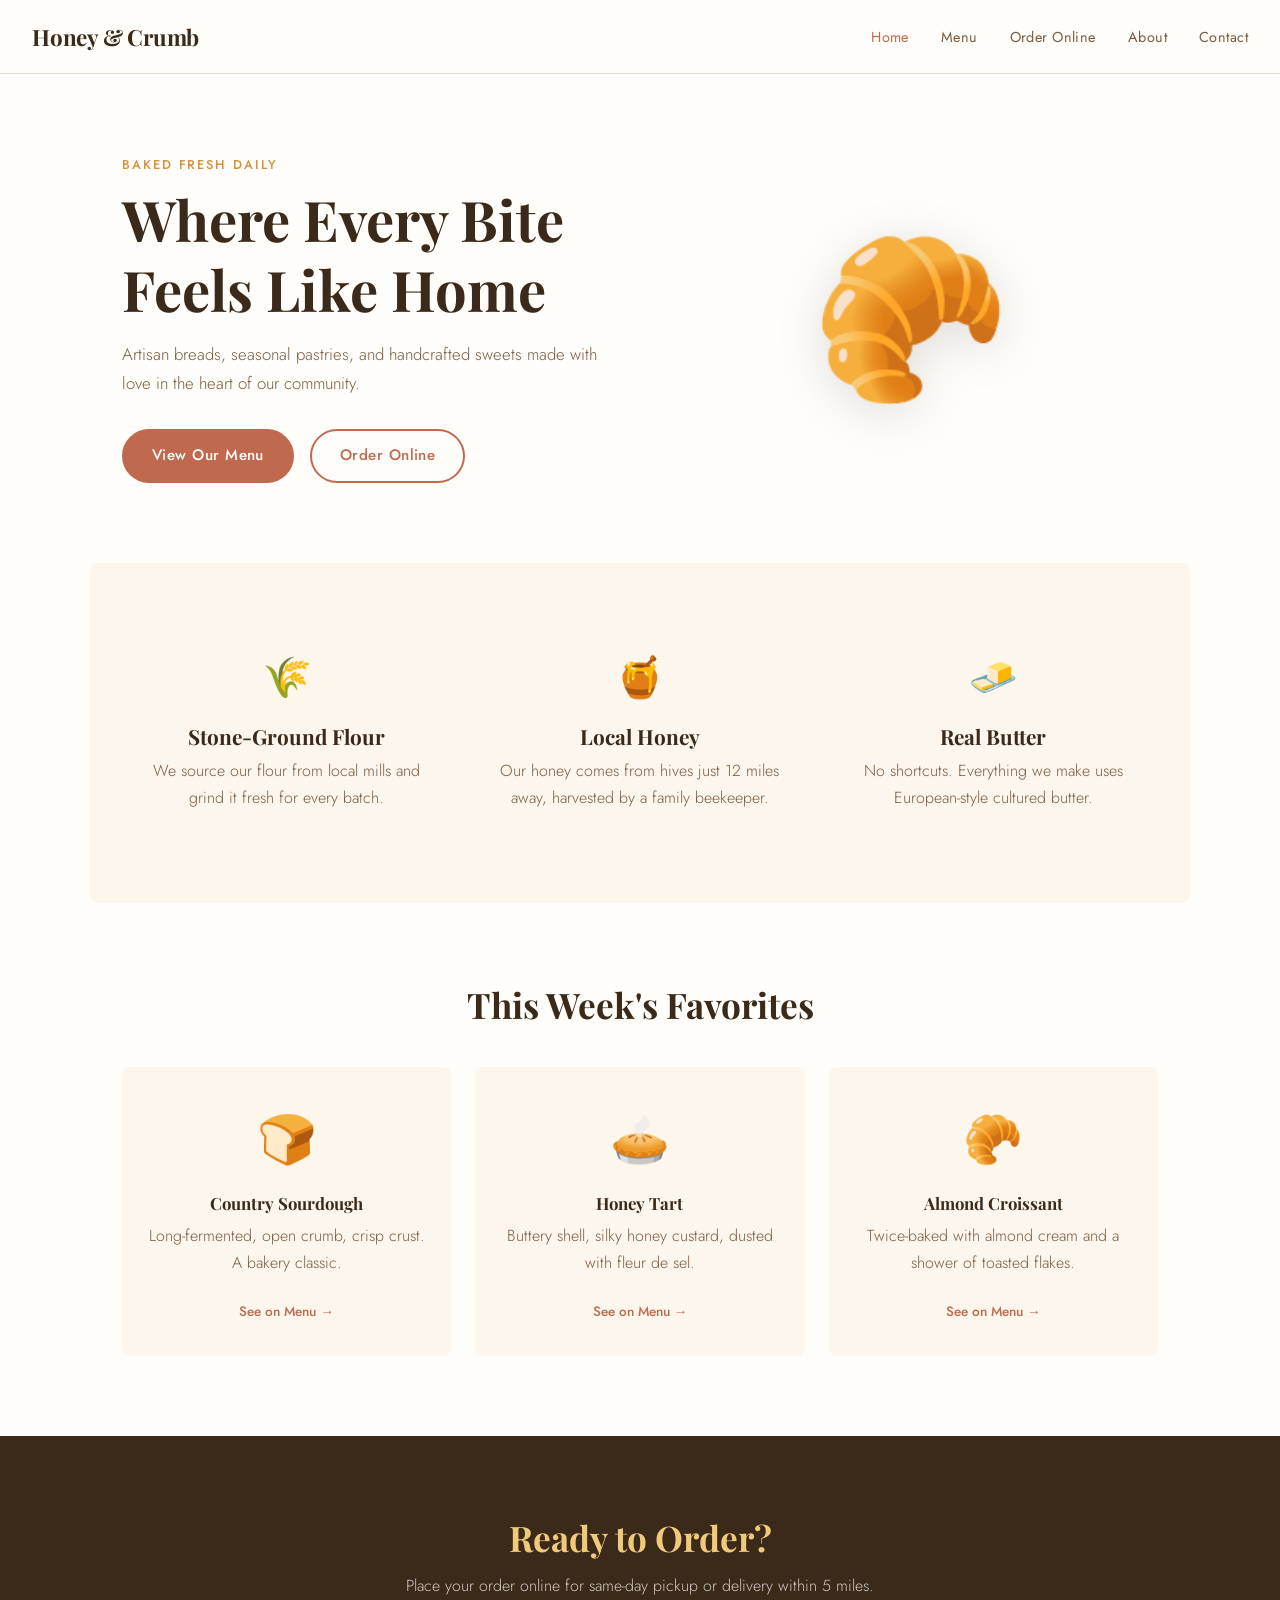
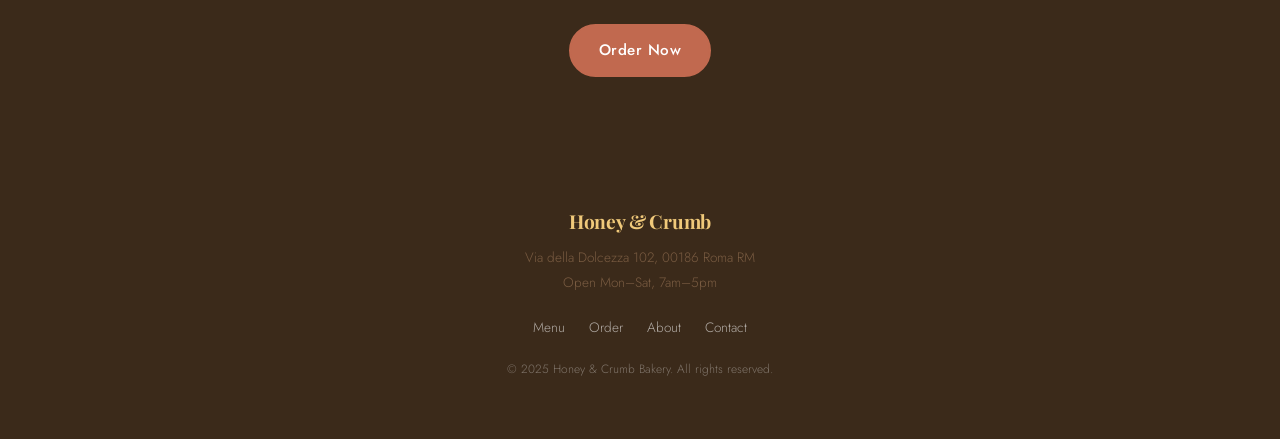
<file: index.html>
<!DOCTYPE html>
<html lang="en">
<head>
  <meta charset="UTF-8" />
  <meta name="viewport" content="width=device-width, initial-scale=1.0" />
  <title>Honey & Crumb Bakery</title>
  <link rel="stylesheet" href="css/style.css" />
  <link href="https://fonts.googleapis.com/css2?family=Playfair+Display:ital,wght@0,400;0,700;1,400&family=Jost:wght@300;400;500&display=swap" rel="stylesheet" />
</head>
<body>

  <header>
    <nav class="navbar">
      <a href="index.html" class="logo">Honey &amp; Crumb</a>
      <ul class="nav-links">
        <li><a href="index.html" class="active">Home</a></li>
        <li><a href="menu.html">Menu</a></li>
        <li><a href="order.html">Order Online</a></li>
        <li><a href="contact.html">About</a></li>
        <li><a href="contact.html">Contact</a></li>
      </ul>
      <button class="hamburger" aria-label="Toggle menu">&#9776;</button>
    </nav>
  </header>

  <main>
    <section class="hero">
      <div class="hero-text">
        <p class="hero-eyebrow">Baked fresh daily</p>
        <h1>Where Every Bite Feels Like Home</h1>
        <p class="hero-sub">Artisan breads, seasonal pastries, and handcrafted sweets made with love in the heart of our community.</p>
        <div class="hero-buttons">
          <a href="menu.html" class="btn btn-primary">View Our Menu</a>
          <a href="order.html" class="btn btn-outline">Order Online</a>
        </div>
      </div>
      <div class="hero-image">
        <div class="hero-img-placeholder">🥐</div>
      </div>
    </section>

    <section class="features">
      <div class="feature-card">
        <span class="feature-icon">🌾</span>
        <h3>Stone-Ground Flour</h3>
        <p>We source our flour from local mills and grind it fresh for every batch.</p>
      </div>
      <div class="feature-card">
        <span class="feature-icon">🍯</span>
        <h3>Local Honey</h3>
        <p>Our honey comes from hives just 12 miles away, harvested by a family beekeeper.</p>
      </div>
      <div class="feature-card">
        <span class="feature-icon">🧈</span>
        <h3>Real Butter</h3>
        <p>No shortcuts. Everything we make uses European-style cultured butter.</p>
      </div>
    </section>

    <section class="featured-items">
      <h2>This Week's Favorites</h2>
      <div class="items-grid">
        <div class="item-card">
          <div class="item-emoji">🍞</div>
          <h4>Country Sourdough</h4>
          <p>Long-fermented, open crumb, crisp crust. A bakery classic.</p>
          <a href="menu.html#sourdough" class="item-link">See on Menu &rarr;</a>
        </div>
        <div class="item-card">
          <div class="item-emoji">🥧</div>
          <h4>Honey Tart</h4>
          <p>Buttery shell, silky honey custard, dusted with fleur de sel.</p>
          <a href="menu.html#honey-tart" class="item-link">See on Menu &rarr;</a>
        </div>
        <div class="item-card">
          <div class="item-emoji">🥐</div>
          <h4>Almond Croissant</h4>
          <p>Twice-baked with almond cream and a shower of toasted flakes.</p>
          <a href="menu.html#honey-tart" class="item-link">See on Menu &rarr;</a>
        </div>
      </div>
    </section>

    <section class="cta-banner">
      <h2>Ready to Order?</h2>
      <p>Place your order online for same-day pickup or delivery within 5 miles.</p>
      <a href="index.html" class="btn btn-primary">Order Now</a>
    </section>
  </main>

  <footer>
    <div class="footer-inner">
      <div class="footer-brand">
        <span class="logo">Honey &amp; Crumb</span>
        <p>Via della Dolcezza 102, 00186 Roma RM</p>
        <p>Open Mon–Sat, 7am–5pm</p>
      </div>
      <div class="footer-links">
        <a href="menu.html">Menu</a>
        <a href="order.html">Order</a>
        <a href="about.html">About</a>
        <a href="contact.html">Contact</a>
      </div>
      <p class="footer-copy">&copy; 2025 Honey &amp; Crumb Bakery. All rights reserved.</p>
    </div>
  </footer>

  <script src="js/main.js"></script>
</body>
</html>
</file>
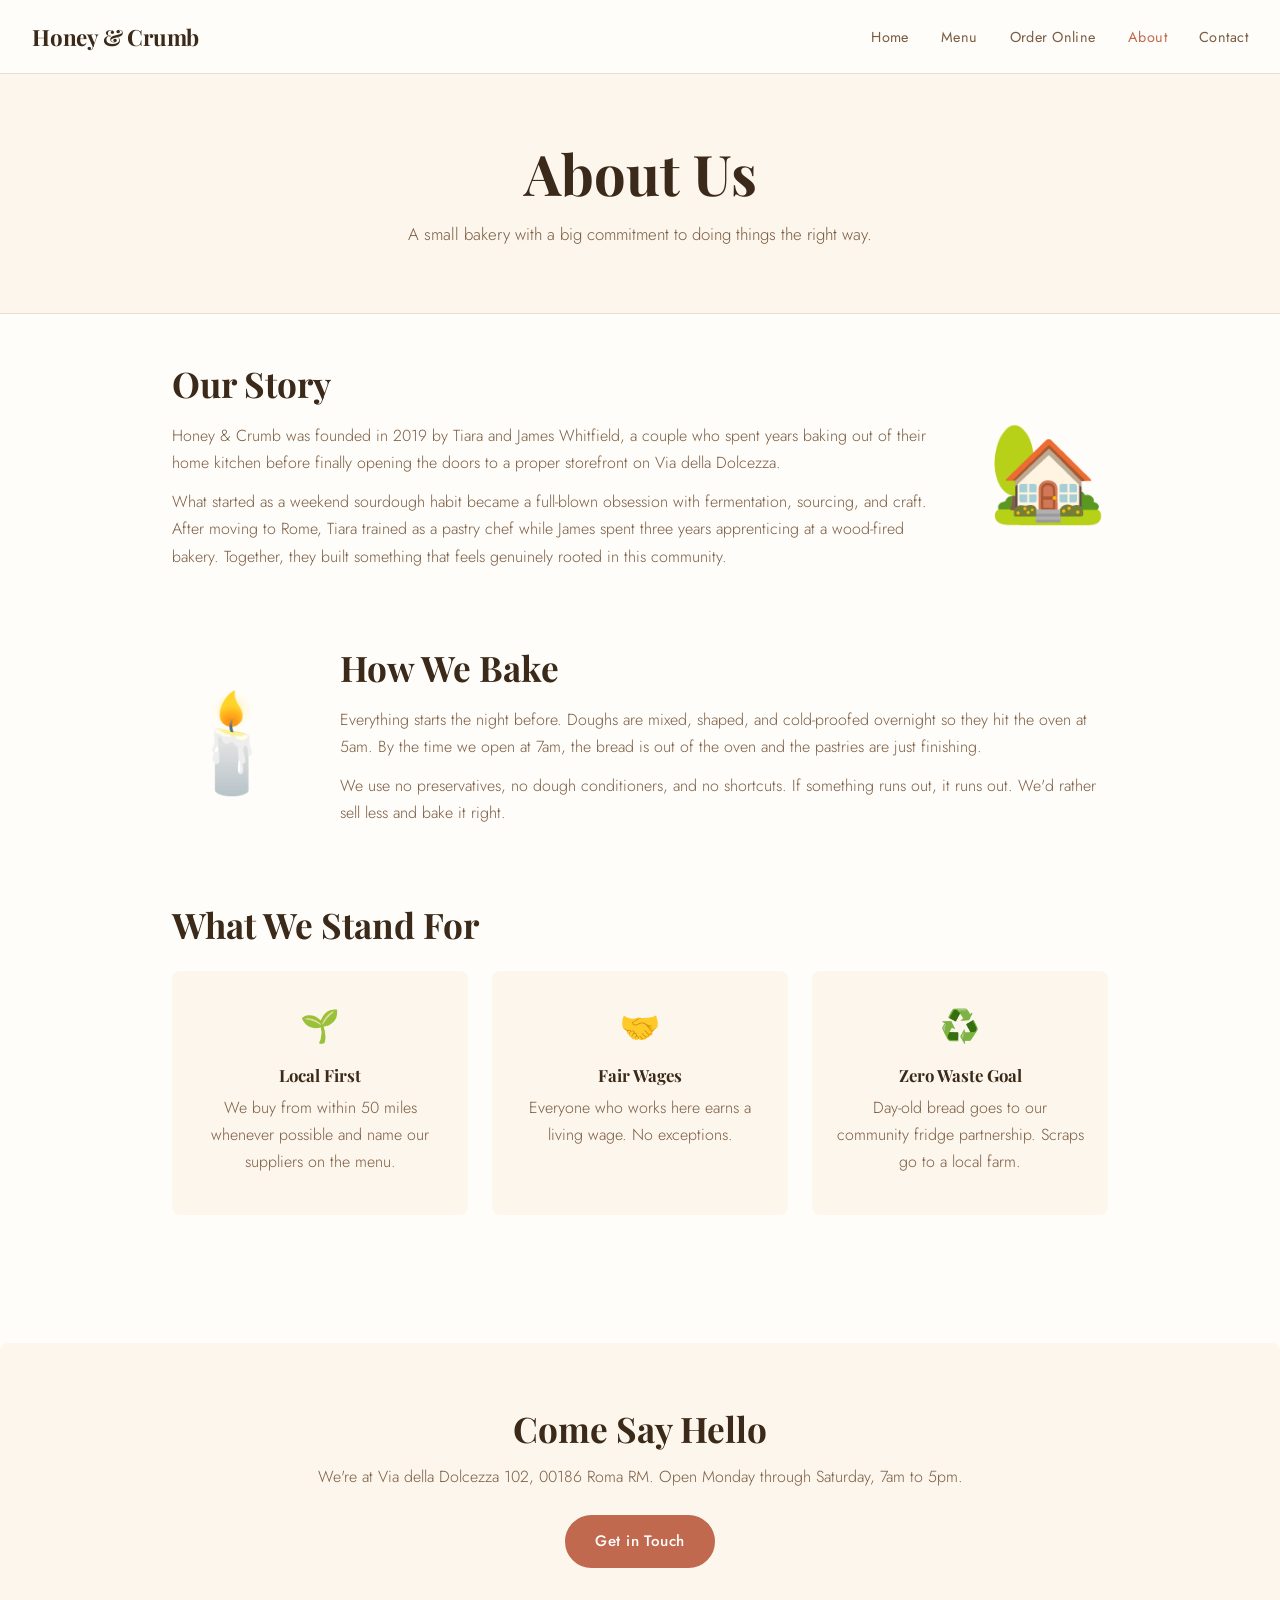
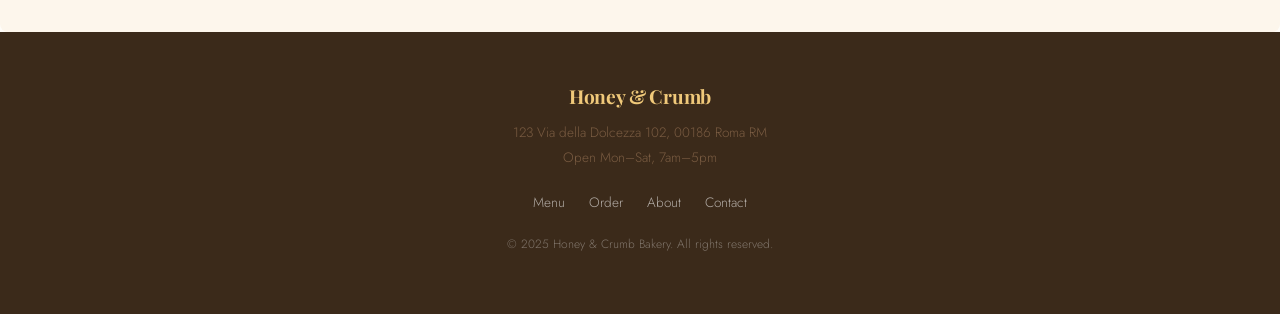
<file: about.html>
<!DOCTYPE html>
<html lang="en">
<head>
  <meta charset="UTF-8" />
  <meta name="viewport" content="width=device-width, initial-scale=1.0" />
  <title>About | Honey & Crumb Bakery</title>
  <link rel="stylesheet" href="css/style.css" />
  <link href="https://fonts.googleapis.com/css2?family=Playfair+Display:ital,wght@0,400;0,700;1,400&family=Jost:wght@300;400;500&display=swap" rel="stylesheet" />
</head>
<body>

  <header>
    <nav class="navbar">
      <a href="index.html" class="logo">Honey &amp; Crumb</a>
      <ul class="nav-links">
        <li><a href="index.html">Home</a></li>
        <li><a href="menu.html">Menu</a></li>
        <li><a href="order.html">Order Online</a></li>
        <li><a href="about.html" class="active">About</a></li>
        <li><a href="contact.html">Contact</a></li>
      </ul>
      <button class="hamburger" aria-label="Toggle menu">&#9776;</button>
    </nav>
  </header>

  <main>
    <section class="page-hero">
      <h1>About Us</h1>
      <p>A small bakery with a big commitment to doing things the right way.</p>
    </section>

    <section class="about-section">
      <div class="about-block">
        <div class="about-text">
          <h2>Our Story</h2>
          <p>Honey &amp; Crumb was founded in 2019 by Tiara and James Whitfield, a couple who spent years baking out of their home kitchen before finally opening the doors to a proper storefront on Via della Dolcezza.</p>
          <p>What started as a weekend sourdough habit became a full-blown obsession with fermentation, sourcing, and craft. After moving to Rome, Tiara trained as a pastry chef while James spent three years apprenticing at a wood-fired bakery. Together, they built something that feels genuinely rooted in this community.</p>
        </div>
        <div class="about-img-placeholder">🏡</div>
      </div>

      <div class="about-block reverse">
        <div class="about-text">
          <h2>How We Bake</h2>
          <p>Everything starts the night before. Doughs are mixed, shaped, and cold-proofed overnight so they hit the oven at 5am. By the time we open at 7am, the bread is out of the oven and the pastries are just finishing.</p>
          <p>We use no preservatives, no dough conditioners, and no shortcuts. If something runs out, it runs out. We'd rather sell less and bake it right.</p>
        </div>
        <div class="about-img-placeholder">🕯️</div>
      </div>

      <div class="about-values">
        <h2>What We Stand For</h2>
        <div class="values-grid">
          <div class="value-card">
            <span>🌱</span>
            <h4>Local First</h4>
            <p>We buy from within 50 miles whenever possible and name our suppliers on the menu.</p>
          </div>
          <div class="value-card">
            <span>🤝</span>
            <h4>Fair Wages</h4>
            <p>Everyone who works here earns a living wage. No exceptions.</p>
          </div>
          <div class="value-card">
            <span>♻️</span>
            <h4>Zero Waste Goal</h4>
            <p>Day-old bread goes to our community fridge partnership. Scraps go to a local farm.</p>
          </div>
        </div>
      </div>
    </section>

    <section class="about-cta">
      <h2>Come Say Hello</h2>
      <p>We're at Via della Dolcezza 102, 00186 Roma RM. Open Monday through Saturday, 7am to 5pm.</p>
      <a href="contact.html" class="btn btn-primary">Get in Touch</a>
    </section>
  </main>

  <footer>
    <div class="footer-inner">
      <div class="footer-brand">
        <span class="logo">Honey &amp; Crumb</span>
        <p>123 Via della Dolcezza 102, 00186 Roma RM</p>
        <p>Open Mon–Sat, 7am–5pm</p>
      </div>
      <div class="footer-links">
        <a href="menu.html">Menu</a>
        <a href="menu.html">Order</a>
        <a href="about.html">About</a>
        <a href="contact.html">Contact</a>
      </div>
      <p class="footer-copy">&copy; 2025 Honey &amp; Crumb Bakery. All rights reserved.</p>
    </div>
  </footer>

  <script src="js/main.js"></script>
</body>
</html>
</file>
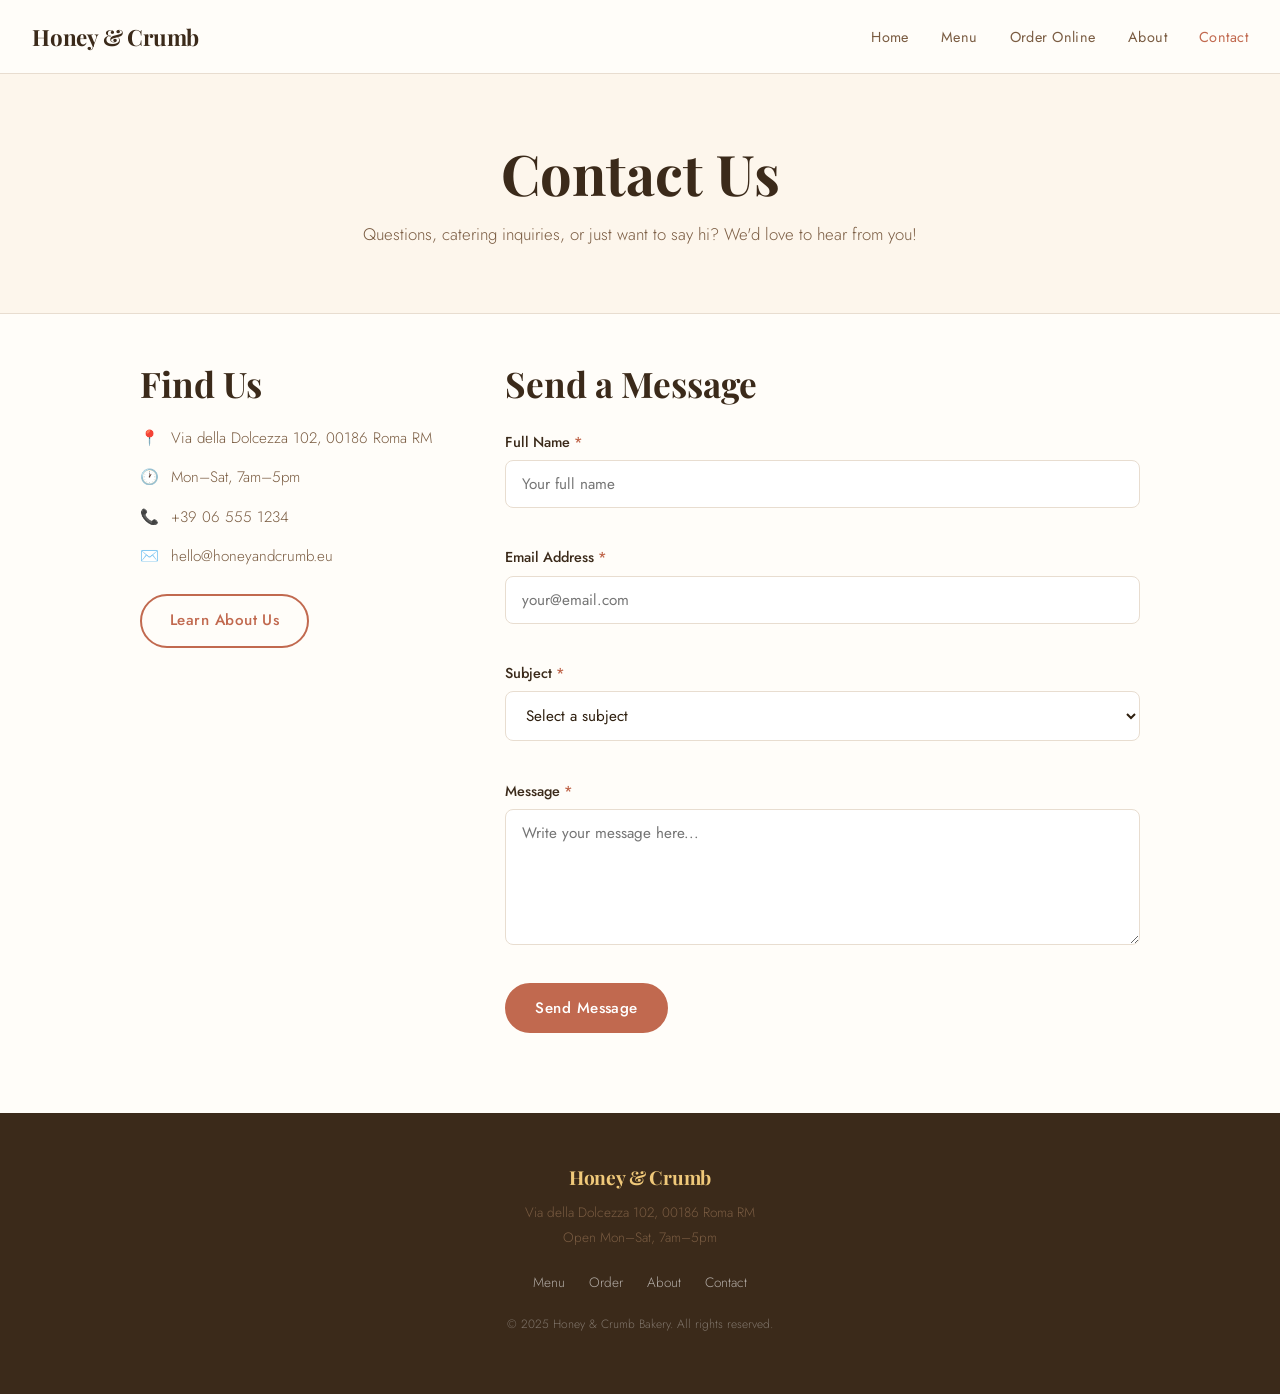
<file: contact.html>
<!DOCTYPE html>
<html lang="en">
<head>
  <meta charset="UTF-8" />
  <meta name="viewport" content="width=device-width, initial-scale=1.0" />
  <title>Contact | Honey & Crumb Bakery</title>
  <link rel="stylesheet" href="css/style.css" />
  <link href="https://fonts.googleapis.com/css2?family=Playfair+Display:ital,wght@0,400;0,700;1,400&family=Jost:wght@300;400;500&display=swap" rel="stylesheet" />
</head>
<body>

  <header>
    <nav class="navbar">
      <a href="index.html" class="logo">Honey &amp; Crumb</a>
      <ul class="nav-links">
        <li><a href="index.html">Home</a></li>
        <li><a href="menu.html">Menu</a></li>
        <li><a href="order.html">Order Online</a></li>
        <li><a href="about.html">About</a></li>
        <li><a href="contact.html" class="active">Contact</a></li>
      </ul>
      <button class="hamburger" aria-label="Toggle menu">&#9776;</button>
    </nav>
  </header>

  <main>
    <section class="page-hero">
      <h1>Contact Us</h1>
      <p>Questions, catering inquiries, or just want to say hi? We'd love to hear from you!</p>
    </section>

    <section class="contact-section">
      <div class="contact-container">

        <div class="contact-info">
          <h2>Find Us</h2>
          <ul class="contact-details">
            <li><span>📍</span> Via della Dolcezza 102, 00186 Roma RM</li>
            <li><span>🕐</span> Mon–Sat, 7am–5pm</li>
            <li><span>📞</span> +39 06 555 1234</li>
            <li><span>✉️</span> hello@honeyandcrumb.eu</li>
          </ul>
          <a href="about.html" class="btn btn-outline" style="margin-top:1.5rem; display:inline-block;">Learn About Us</a>
        </div>

        <div class="contact-form-wrap">
          <h2>Send a Message</h2>
          <form id="contact-form" novalidate>

            <div class="form-group">
              <label for="name">Full Name <span class="required">*</span></label>
              <input type="text" id="name" name="name" placeholder="Your full name" />
              <span class="error-msg" id="name-error"></span>
            </div>

            <div class="form-group">
              <label for="email">Email Address <span class="required">*</span></label>
              <input type="email" id="email" name="email" placeholder="your@email.com" />
              <span class="error-msg" id="email-error"></span>
            </div>

            <div class="form-group">
              <label for="subject">Subject <span class="required">*</span></label>
              <select id="subject" name="subject">
                <option value="">Select a subject</option>
                <option value="general">General Inquiry</option>
                <option value="catering">Catering Request</option>
                <option value="order">Order Issue</option>
                <option value="other">Other</option>
              </select>
              <span class="error-msg" id="subject-error"></span>
            </div>

            <div class="form-group">
              <label for="message">Message <span class="required">*</span></label>
              <textarea id="message" name="message" rows="5" placeholder="Write your message here..."></textarea>
              <span class="error-msg" id="message-error"></span>
            </div>

            <button type="submit" class="btn btn-primary" id="submit-btn">Send Message</button>
          </form>

          <div id="form-success" class="form-success" style="display:none;">
            <span>✅</span>
            <h3>Message Sent!</h3>
            <p>Thanks for reaching out. We'll get back to you within one business day.</p>
          </div>
        </div>

      </div>
    </section>
  </main>

  <footer>
    <div class="footer-inner">
      <div class="footer-brand">
        <span class="logo">Honey &amp; Crumb</span>
        <p>Via della Dolcezza 102, 00186 Roma RM</p>
        <p>Open Mon–Sat, 7am–5pm</p>
      </div>
      <div class="footer-links">
        <a href="menu.html">Menu</a>
        <a href="menu.html">Order</a>
        <a href="about.html">About</a>
        <a href="contact.html">Contact</a>
      </div>
      <p class="footer-copy">&copy; 2025 Honey &amp; Crumb Bakery. All rights reserved.</p>
    </div>
  </footer>

  <script src="js/main.js"></script>
  <script src="js/contact.js"></script>
</body>
</html>
</file>
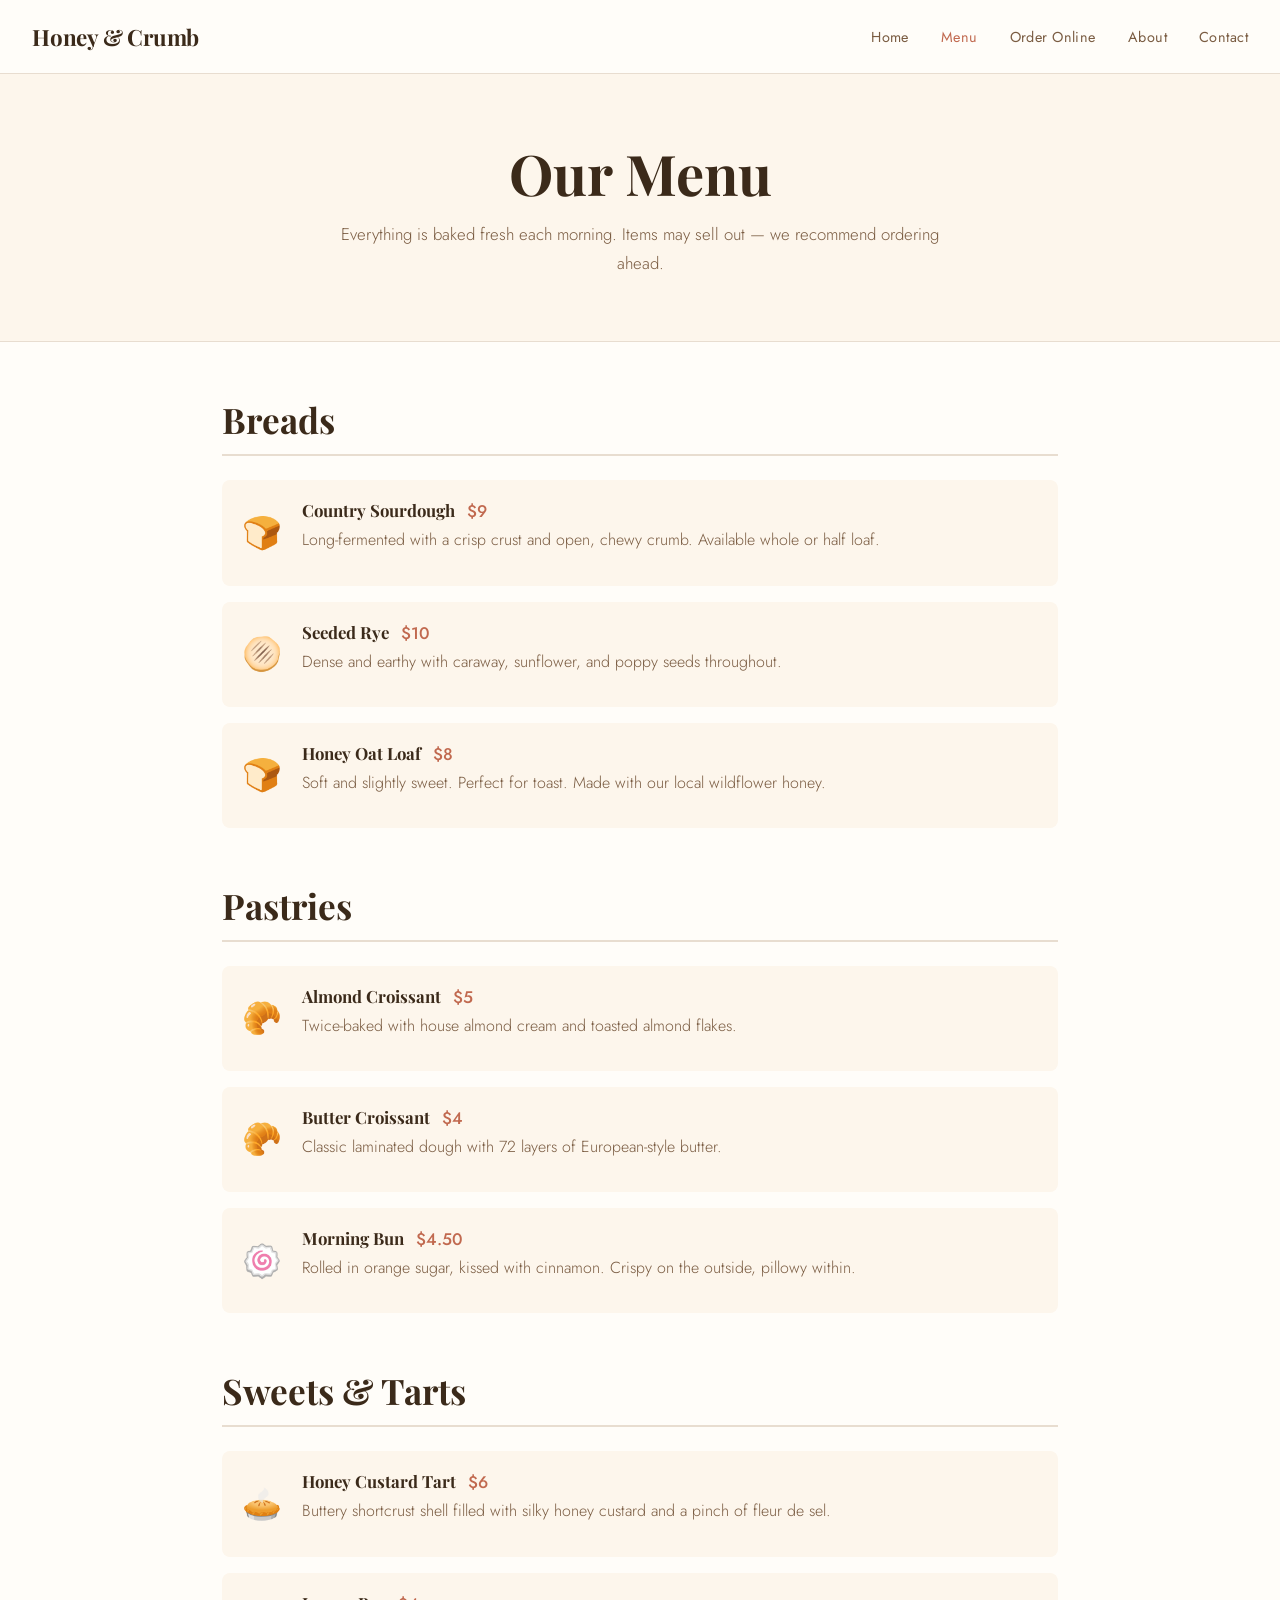
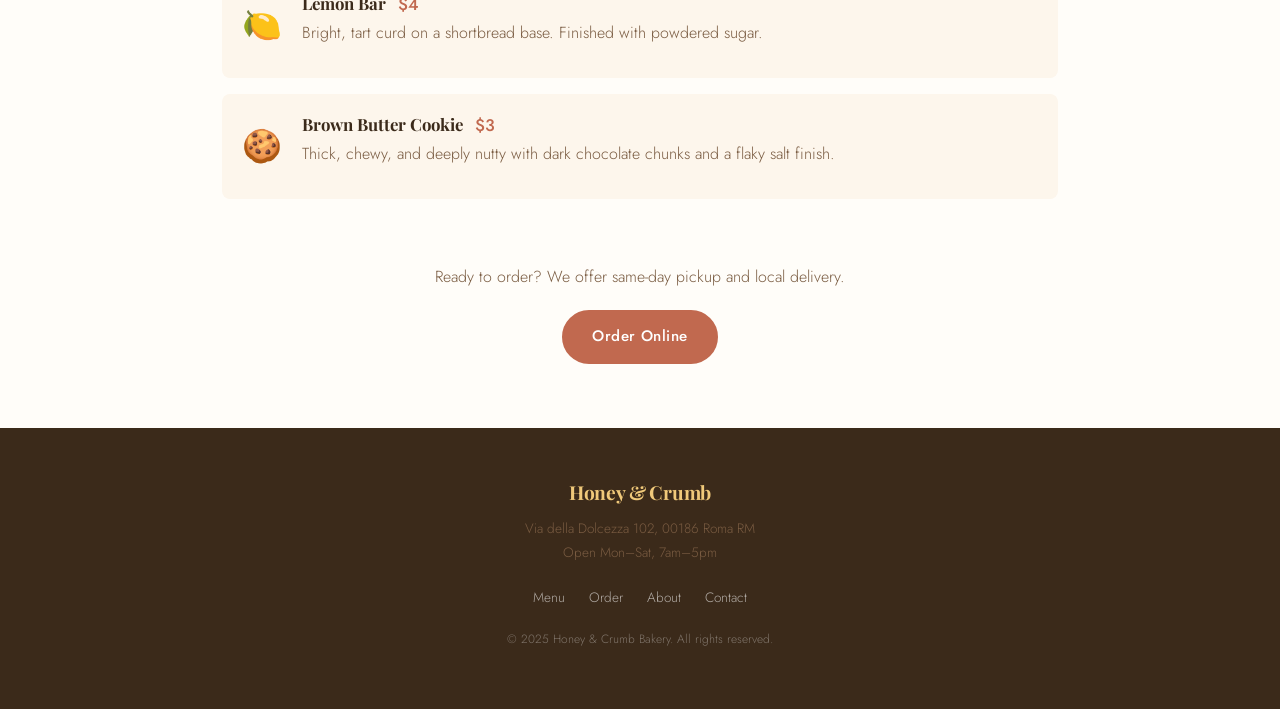
<file: menu.html>
<!DOCTYPE html>
<html lang="en">
<head>
  <meta charset="UTF-8" />
  <meta name="viewport" content="width=device-width, initial-scale=1.0" />
  <title>Menu | Honey & Crumb Bakery</title>
  <link rel="stylesheet" href="css/style.css" />
  <link href="https://fonts.googleapis.com/css2?family=Playfair+Display:ital,wght@0,400;0,700;1,400&family=Jost:wght@300;400;500&display=swap" rel="stylesheet" />
</head>
<body>

  <header>
    <nav class="navbar">
      <a href="index.html" class="logo">Honey &amp; Crumb</a>
      <ul class="nav-links">
        <li><a href="index.html">Home</a></li>
        <li><a href="menu.html" class="active">Menu</a></li>
        <li><a href="order.html">Order Online</a></li>
        <li><a href="about.html">About</a></li>
        <li><a href="contact.html">Contact</a></li>
      </ul>
      <button class="hamburger" aria-label="Toggle menu">&#9776;</button>
    </nav>
  </header>

  <main>
    <section class="page-hero">
      <h1>Our Menu</h1>
      <p>Everything is baked fresh each morning. Items may sell out — we recommend ordering ahead.</p>
    </section>

    <section class="menu-section">
      <h2>Breads</h2>
      <div class="menu-grid">
        <div class="menu-item" id="sourdough">
          <div class="menu-item-emoji">🍞</div>
          <div class="menu-item-info">
            <h4>Country Sourdough <span class="price">$9</span></h4>
            <p>Long-fermented with a crisp crust and open, chewy crumb. Available whole or half loaf.</p>
          </div>
        </div>
        <div class="menu-item">
          <div class="menu-item-emoji">🫓</div>
          <div class="menu-item-info">
            <h4>Seeded Rye <span class="price">$10</span></h4>
            <p>Dense and earthy with caraway, sunflower, and poppy seeds throughout.</p>
          </div>
        </div>
        <div class="menu-item">
          <div class="menu-item-emoji">🍞</div>
          <div class="menu-item-info">
            <h4>Honey Oat Loaf <span class="price">$8</span></h4>
            <p>Soft and slightly sweet. Perfect for toast. Made with our local wildflower honey.</p>
          </div>
        </div>
      </div>
    </section>

    <section class="menu-section">
      <h2>Pastries</h2>
      <div class="menu-grid">
        <div class="menu-item" id="almond-croissant">
          <div class="menu-item-emoji">🥐</div>
          <div class="menu-item-info">
            <h4>Almond Croissant <span class="price">$5</span></h4>
            <p>Twice-baked with house almond cream and toasted almond flakes.</p>
          </div>
        </div>
        <div class="menu-item">
          <div class="menu-item-emoji">🥐</div>
          <div class="menu-item-info">
            <h4>Butter Croissant <span class="price">$4</span></h4>
            <p>Classic laminated dough with 72 layers of European-style butter.</p>
          </div>
        </div>
        <div class="menu-item">
          <div class="menu-item-emoji">🍥</div>
          <div class="menu-item-info">
            <h4>Morning Bun <span class="price">$4.50</span></h4>
            <p>Rolled in orange sugar, kissed with cinnamon. Crispy on the outside, pillowy within.</p>
          </div>
        </div>
      </div>
    </section>

    <section class="menu-section">
      <h2>Sweets &amp; Tarts</h2>
      <div class="menu-grid">
        <div class="menu-item" id="honey-tart">
          <div class="menu-item-emoji">🥧</div>
          <div class="menu-item-info">
            <h4>Honey Custard Tart <span class="price">$6</span></h4>
            <p>Buttery shortcrust shell filled with silky honey custard and a pinch of fleur de sel.</p>
          </div>
        </div>
        <div class="menu-item">
          <div class="menu-item-emoji">🍋</div>
          <div class="menu-item-info">
            <h4>Lemon Bar <span class="price">$4</span></h4>
            <p>Bright, tart curd on a shortbread base. Finished with powdered sugar.</p>
          </div>
        </div>
        <div class="menu-item">
          <div class="menu-item-emoji">🍪</div>
          <div class="menu-item-info">
            <h4>Brown Butter Cookie <span class="price">$3</span></h4>
            <p>Thick, chewy, and deeply nutty with dark chocolate chunks and a flaky salt finish.</p>
          </div>
        </div>
      </div>
    </section>

    <section class="menu-cta">
      <p>Ready to order? We offer same-day pickup and local delivery.</p>
      <a href="order.html" class="btn btn-primary">Order Online</a>
    </section>
  </main>

  <footer>
    <div class="footer-inner">
      <div class="footer-brand">
        <span class="logo">Honey &amp; Crumb</span>
        <p>Via della Dolcezza 102, 00186 Roma RM</p>
        <p>Open Mon–Sat, 7am–5pm</p>
      </div>
      <div class="footer-links">
        <a href="menu.html">Menu</a>
        <a href="order.html">Order</a>
        <a href="about.html">About</a>
        <a href="contact.html">Contact</a>
      </div>
      <p class="footer-copy">&copy; 2025 Honey &amp; Crumb Bakery. All rights reserved.</p>
    </div>
  </footer>

  <script src="js/main.js"></script>
</body>
</html>
</file>
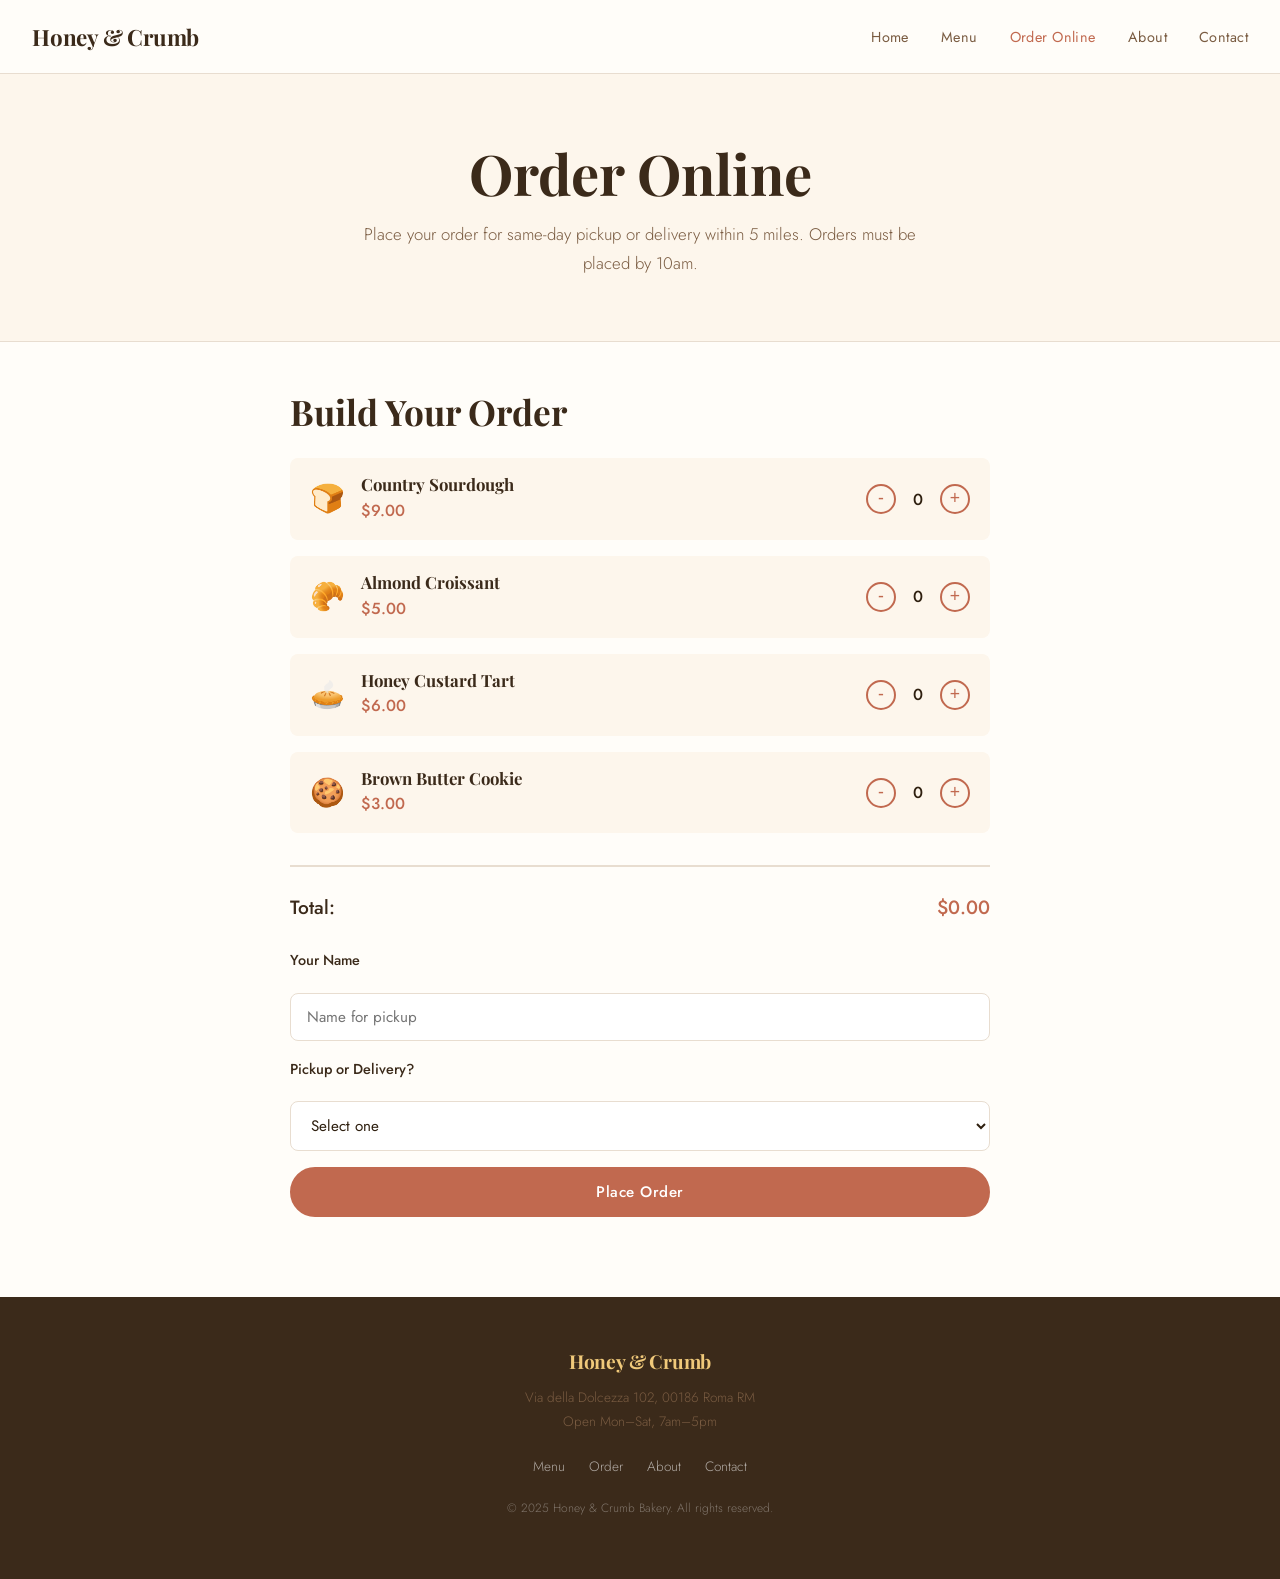
<file: order.html>
<!DOCTYPE html>
<html lang="en">
<head>
  <meta charset="UTF-8" />
  <meta name="viewport" content="width=device-width, initial-scale=1.0" />
  <title>Order Online | Honey & Crumb Bakery</title>
  <link rel="stylesheet" href="css/style.css" />
  <link href="https://fonts.googleapis.com/css2?family=Playfair+Display:ital,wght@0,400;0,700;1,400&family=Jost:wght@300;400;500&display=swap" rel="stylesheet" />
</head>
<body>

  <header>
    <nav class="navbar">
      <a href="index.html" class="logo">Honey &amp; Crumb</a>
      <ul class="nav-links">
        <li><a href="index.html">Home</a></li>
        <li><a href="menu.html">Menu</a></li>
        <li><a href="order.html" class="active">Order Online</a></li>
        <li><a href="about.html">About</a></li>
        <li><a href="contact.html">Contact</a></li>
      </ul>
      <button class="hamburger" aria-label="Toggle menu">&#9776;</button>
    </nav>
  </header>

  <main>
    <section class="page-hero">
      <h1>Order Online</h1>
      <p>Place your order for same-day pickup or delivery within 5 miles. Orders must be placed by 10am.</p>
    </section>

    <section class="order-section">
      <div class="order-container">
        <h2>Build Your Order</h2>

        <div class="order-items">
          <div class="order-item">
            <div class="order-item-info">
              <span class="order-emoji">🍞</span>
              <div>
                <h4>Country Sourdough</h4>
                <p>$9.00</p>
              </div>
            </div>
            <div class="order-qty">
              <button class="qty-btn" data-action="decrease" data-item="sourdough">-</button>
              <span class="qty-count" id="sourdough-qty">0</span>
              <button class="qty-btn" data-action="increase" data-item="sourdough">+</button>
            </div>
          </div>

          <div class="order-item">
            <div class="order-item-info">
              <span class="order-emoji">🥐</span>
              <div>
                <h4>Almond Croissant</h4>
                <p>$5.00</p>
              </div>
            </div>
            <div class="order-qty">
              <button class="qty-btn" data-action="decrease" data-item="croissant">-</button>
              <span class="qty-count" id="croissant-qty">0</span>
              <button class="qty-btn" data-action="increase" data-item="croissant">+</button>
            </div>
          </div>

          <div class="order-item">
            <div class="order-item-info">
              <span class="order-emoji">🥧</span>
              <div>
                <h4>Honey Custard Tart</h4>
                <p>$6.00</p>
              </div>
            </div>
            <div class="order-qty">
              <button class="qty-btn" data-action="decrease" data-item="tart">-</button>
              <span class="qty-count" id="tart-qty">0</span>
              <button class="qty-btn" data-action="increase" data-item="tart">+</button>
            </div>
          </div>

          <div class="order-item">
            <div class="order-item-info">
              <span class="order-emoji">🍪</span>
              <div>
                <h4>Brown Butter Cookie</h4>
                <p>$3.00</p>
              </div>
            </div>
            <div class="order-qty">
              <button class="qty-btn" data-action="decrease" data-item="cookie">-</button>
              <span class="qty-count" id="cookie-qty">0</span>
              <button class="qty-btn" data-action="increase" data-item="cookie">+</button>
            </div>
          </div>
        </div>

        <div class="order-summary">
          <div class="order-total">
            <span>Total:</span>
            <span id="order-total">$0.00</span>
          </div>

          <div class="order-form">
            <label for="pickup-name">Your Name</label>
            <input type="text" id="pickup-name" placeholder="Name for pickup" required />

            <label for="order-type">Pickup or Delivery?</label>
            <select id="order-type">
              <option value="">Select one</option>
              <option value="pickup">Pickup</option>
              <option value="delivery">Delivery</option>
            </select>

            <div id="delivery-address-field" style="display:none;">
              <label for="delivery-address">Delivery Address</label>
              <input type="text" id="delivery-address" placeholder="Street address" />
            </div>

            <button class="btn btn-primary" id="place-order-btn">Place Order</button>
          </div>
        </div>

        <div id="order-confirmation" class="order-confirmation" style="display:none;">
          <span class="confirm-icon">✅</span>
          <h3>Order Confirmed!</h3>
          <p id="confirm-message"></p>
        </div>
      </div>
    </section>
  </main>

  <footer>
    <div class="footer-inner">
      <div class="footer-brand">
        <span class="logo">Honey &amp; Crumb</span>
        <p>Via della Dolcezza 102, 00186 Roma RM</p>
        <p>Open Mon–Sat, 7am–5pm</p>
      </div>
      <div class="footer-links">
        <a href="menu.html">Menu</a>
        <a href="order.html">Order</a>
        <a href="about.html">About</a>
        <a href="contact.html">Contact</a>
      </div>
      <p class="footer-copy">&copy; 2025 Honey &amp; Crumb Bakery. All rights reserved.</p>
    </div>
  </footer>

  <script src="js/main.js"></script>
  <script src="js/order.js"></script>
</body>
</html>
</file>
<file: css/style.css>
/* =============================================
   HONEY & CRUMB BAKERY — MAIN STYLESHEET
   ============================================= */

:root {
  --cream: #fdf6ec;
  --warm-white: #fffdf9;
  --terracotta: #c1694f;
  --terracotta-dark: #a0553d;
  --honey: #d4913a;
  --honey-light: #f0c97a;
  --bark: #3b2a1a;
  --bark-mid: #6b4c30;
  --mist: #e8ddd0;
  --text: #2e1f0f;
  --text-light: #7a5c42;
  --font-display: 'Playfair Display', Georgia, serif;
  --font-body: 'Jost', sans-serif;
  --radius: 8px;
  --shadow: 0 4px 20px rgba(60,30,10,0.1);
  --transition: 0.2s ease;
}

*, *::before, *::after { box-sizing: border-box; margin: 0; padding: 0; }

html { scroll-behavior: smooth; }

body {
  background: var(--warm-white);
  color: var(--text);
  font-family: var(--font-body);
  font-weight: 300;
  line-height: 1.7;
}

/* ---- TYPOGRAPHY ---- */
h1, h2, h3, h4 {
  font-family: var(--font-display);
  line-height: 1.25;
  color: var(--bark);
}
h1 { font-size: clamp(2rem, 5vw, 3.5rem); }
h2 { font-size: clamp(1.5rem, 3vw, 2.2rem); }
h3 { font-size: 1.3rem; }
h4 { font-size: 1.05rem; }

p { color: var(--text-light); margin-bottom: 0.75rem; }
a { color: var(--terracotta); text-decoration: none; }
a:hover { color: var(--terracotta-dark); }

/* ---- BUTTONS ---- */
.btn {
  display: inline-block;
  padding: 0.75rem 1.75rem;
  border-radius: 40px;
  font-family: var(--font-body);
  font-size: 0.95rem;
  font-weight: 500;
  letter-spacing: 0.03em;
  cursor: pointer;
  border: 2px solid transparent;
  transition: all var(--transition);
  text-decoration: none;
}
.btn-primary {
  background: var(--terracotta);
  color: white;
  border-color: var(--terracotta);
}
.btn-primary:hover {
  background: var(--terracotta-dark);
  border-color: var(--terracotta-dark);
  color: white;
}
.btn-outline {
  background: transparent;
  color: var(--terracotta);
  border-color: var(--terracotta);
}
.btn-outline:hover {
  background: var(--terracotta);
  color: white;
}

/* ---- NAVBAR ---- */
.navbar {
  display: flex;
  align-items: center;
  justify-content: space-between;
  padding: 1.1rem 2rem;
  background: var(--warm-white);
  border-bottom: 1px solid var(--mist);
  position: sticky;
  top: 0;
  z-index: 100;
  overflow: hidden;
}
.logo {
  font-family: var(--font-display);
  font-size: 1.4rem;
  color: var(--bark);
  font-weight: 700;
  letter-spacing: -0.01em;
}
.logo:hover { color: var(--terracotta); }

.nav-links {
  display: flex;
  list-style: none;
  gap: 2rem;
}
.nav-links a {
  color: var(--text-light);
  font-size: 0.9rem;
  font-weight: 400;
  letter-spacing: 0.03em;
  transition: color var(--transition);
}
.nav-links a:hover,
.nav-links a.active {
  color: var(--terracotta);
}
.hamburger {
  display: none;
  background: none;
  border: none;
  font-size: 1.4rem;
  cursor: pointer;
  color: var(--bark);
}

/* ---- HERO ---- */
.hero {
  display: grid;
  grid-template-columns: 1fr 1fr;
  align-items: center;
  gap: 3rem;
  padding: 5rem 2rem;
  max-width: 1100px;
  margin: 0 auto;
}
.hero-eyebrow {
  font-size: 0.8rem;
  letter-spacing: 0.15em;
  text-transform: uppercase;
  color: var(--honey);
  font-weight: 500;
  margin-bottom: 0.5rem;
}
.hero h1 { margin-bottom: 1rem; }
.hero-sub { font-size: 1.05rem; margin-bottom: 2rem; }
.hero-buttons { display: flex; gap: 1rem; flex-wrap: wrap; }
.hero-image {
  display: flex;
  justify-content: center;
  align-items: center;
}
.hero-img-placeholder {
  font-size: 10rem;
  line-height: 1;
  filter: drop-shadow(0 8px 24px rgba(0,0,0,0.12));
  animation: float 4s ease-in-out infinite;
}
@keyframes float {
  0%, 100% { transform: translateY(0); }
  50% { transform: translateY(-12px); }
}

/* ---- FEATURES ---- */
.features {
  display: grid;
  grid-template-columns: repeat(3, 1fr);
  gap: 1.5rem;
  padding: 3rem 2rem;
  max-width: 1100px;
  margin: 0 auto;
  background: var(--cream);
  border-radius: var(--radius);
}
.feature-card {
  text-align: center;
  padding: 2rem 1.5rem;
}
.feature-icon { font-size: 2.5rem; display: block; margin-bottom: 0.75rem; }
.feature-card h3 { margin-bottom: 0.5rem; }

/* ---- FEATURED ITEMS ---- */
.featured-items {
  padding: 5rem 2rem;
  max-width: 1100px;
  margin: 0 auto;
  text-align: center;
}
.featured-items h2 { margin-bottom: 2.5rem; }
.items-grid {
  display: grid;
  grid-template-columns: repeat(3, 1fr);
  gap: 1.5rem;
}
.item-card {
  background: var(--cream);
  border-radius: var(--radius);
  padding: 2rem 1.5rem;
  text-align: center;
  transition: transform var(--transition), box-shadow var(--transition);
}
.item-card:hover {
  transform: translateY(-4px);
  box-shadow: var(--shadow);
}
.item-emoji { font-size: 3rem; margin-bottom: 0.75rem; }
.item-card h4 { margin-bottom: 0.5rem; }
.item-link {
  display: inline-block;
  margin-top: 0.75rem;
  font-size: 0.85rem;
  font-weight: 500;
  color: var(--terracotta);
}

/* ---- CTA BANNER ---- */
.cta-banner {
  background: var(--bark);
  color: white;
  text-align: center;
  padding: 5rem 2rem;
}
.cta-banner h2 { color: var(--honey-light); margin-bottom: 0.75rem; }
.cta-banner p { color: rgba(255,255,255,0.75); margin-bottom: 1.5rem; }

/* ---- PAGE HERO ---- */
.page-hero {
  background: var(--cream);
  padding: 4rem 2rem;
  text-align: center;
  border-bottom: 1px solid var(--mist);
}
.page-hero h1 { margin-bottom: 0.75rem; }
.page-hero p { font-size: 1.05rem; max-width: 600px; margin: 0 auto; }

/* ---- MENU ---- */
.menu-section {
  max-width: 900px;
  margin: 0 auto;
  padding: 3.5rem 2rem 0;
}
.menu-section h2 {
  margin-bottom: 1.5rem;
  padding-bottom: 0.75rem;
  border-bottom: 2px solid var(--mist);
}
.menu-grid { display: flex; flex-direction: column; gap: 1rem; }
.menu-item {
  display: flex;
  align-items: center;
  gap: 1.25rem;
  padding: 1.25rem;
  background: var(--cream);
  border-radius: var(--radius);
  transition: box-shadow var(--transition);
}
.menu-item:hover { box-shadow: var(--shadow); }
.menu-item-emoji { font-size: 2rem; flex-shrink: 0; }
.menu-item-info h4 { margin-bottom: 0.25rem; }
.price {
  color: var(--terracotta);
  font-family: var(--font-body);
  font-weight: 500;
  margin-left: 0.5rem;
}
.menu-cta {
  text-align: center;
  padding: 4rem 2rem;
}
.menu-cta p { margin-bottom: 1.25rem; }

/* ---- ORDER ---- */
.order-section { padding: 3rem 2rem 5rem; }
.order-container {
  max-width: 700px;
  margin: 0 auto;
}
.order-container h2 { margin-bottom: 1.5rem; }
.order-items { display: flex; flex-direction: column; gap: 1rem; margin-bottom: 2rem; }
.order-item {
  display: flex;
  align-items: center;
  justify-content: space-between;
  padding: 1rem 1.25rem;
  background: var(--cream);
  border-radius: var(--radius);
}
.order-item-info {
  display: flex;
  align-items: center;
  gap: 1rem;
}
.order-emoji { font-size: 1.75rem; }
.order-item-info h4 { margin-bottom: 0.1rem; }
.order-item-info p { margin: 0; color: var(--terracotta); font-weight: 500; }
.order-qty {
  display: flex;
  align-items: center;
  gap: 0.75rem;
}
.qty-btn {
  width: 30px;
  height: 30px;
  border-radius: 50%;
  border: 2px solid var(--terracotta);
  background: none;
  color: var(--terracotta);
  font-size: 1.1rem;
  cursor: pointer;
  line-height: 1;
  transition: all var(--transition);
}
.qty-btn:hover { background: var(--terracotta); color: white; }
.qty-count { font-weight: 500; min-width: 20px; text-align: center; }

.order-summary {
  border-top: 2px solid var(--mist);
  padding-top: 1.5rem;
}
.order-total {
  display: flex;
  justify-content: space-between;
  font-size: 1.2rem;
  font-weight: 500;
  margin-bottom: 1.5rem;
  color: var(--bark);
}
#order-total { color: var(--terracotta); }

.order-form { display: flex; flex-direction: column; gap: 1rem; }
.order-form label {
  font-size: 0.9rem;
  font-weight: 500;
  color: var(--bark);
  margin-bottom: 0.25rem;
  display: block;
}
.order-form input,
.order-form select {
  width: 100%;
  padding: 0.75rem 1rem;
  border: 1.5px solid var(--mist);
  border-radius: var(--radius);
  font-family: var(--font-body);
  font-size: 0.95rem;
  background: white;
  color: var(--text);
  transition: border-color var(--transition);
}
.order-form input:focus,
.order-form select:focus {
  outline: none;
  border-color: var(--terracotta);
}

.order-confirmation {
  text-align: center;
  padding: 3rem;
  background: #f0faf0;
  border-radius: var(--radius);
  margin-top: 2rem;
}
.confirm-icon { font-size: 3rem; display: block; margin-bottom: 0.75rem; }
.order-confirmation h3 { color: #2d6a2d; margin-bottom: 0.5rem; }

/* ---- ABOUT ---- */
.about-section { max-width: 1000px; margin: 0 auto; padding: 3rem 2rem 5rem; }
.about-block {
  display: grid;
  grid-template-columns: 1fr auto;
  gap: 3rem;
  align-items: center;
  margin-bottom: 4rem;
}
.about-block.reverse { grid-template-columns: auto 1fr; }
.about-block.reverse .about-text { order: 2; }
.about-block.reverse .about-img-placeholder { order: 1; }
.about-img-placeholder { font-size: 6rem; text-align: center; }
.about-text h2 { margin-bottom: 1rem; }
.about-text p { margin-bottom: 0.75rem; }

.about-values { margin-bottom: 3rem; }
.about-values h2 { margin-bottom: 1.5rem; }
.values-grid {
  display: grid;
  grid-template-columns: repeat(3, 1fr);
  gap: 1.5rem;
}
.value-card {
  background: var(--cream);
  border-radius: var(--radius);
  padding: 1.75rem 1.5rem;
  text-align: center;
}
.value-card span { font-size: 2rem; display: block; margin-bottom: 0.75rem; }
.value-card h4 { margin-bottom: 0.5rem; }

.about-cta {
  text-align: center;
  padding: 4rem 2rem;
  background: var(--cream);
  border-radius: var(--radius);
}
.about-cta h2 { margin-bottom: 0.75rem; }
.about-cta p { margin-bottom: 1.5rem; }

/* ---- CONTACT ---- */
.contact-section { padding: 3rem 2rem 5rem; }
.contact-container {
  display: grid;
  grid-template-columns: 1fr 2fr;
  gap: 3rem;
  max-width: 1000px;
  margin: 0 auto;
}
.contact-info h2 { margin-bottom: 1.25rem; }
.contact-details {
  list-style: none;
  display: flex;
  flex-direction: column;
  gap: 0.85rem;
}
.contact-details li {
  display: flex;
  align-items: flex-start;
  gap: 0.75rem;
  color: var(--text-light);
  font-size: 0.95rem;
}
.contact-details span { flex-shrink: 0; }

.contact-form-wrap h2 { margin-bottom: 1.5rem; }
.form-group { display: flex; flex-direction: column; margin-bottom: 1.25rem; }
.form-group label {
  font-size: 0.9rem;
  font-weight: 500;
  color: var(--bark);
  margin-bottom: 0.35rem;
}
.required { color: var(--terracotta); }
.form-group input,
.form-group select,
.form-group textarea {
  padding: 0.75rem 1rem;
  border: 1.5px solid var(--mist);
  border-radius: var(--radius);
  font-family: var(--font-body);
  font-size: 0.95rem;
  background: white;
  color: var(--text);
  transition: border-color var(--transition);
  resize: vertical;
}
.form-group input:focus,
.form-group select:focus,
.form-group textarea:focus {
  outline: none;
  border-color: var(--terracotta);
}
.form-group input.error,
.form-group select.error,
.form-group textarea.error {
  border-color: #c0392b;
}
.error-msg {
  color: #c0392b;
  font-size: 0.8rem;
  margin-top: 0.3rem;
  min-height: 1em;
}
.form-success {
  text-align: center;
  padding: 3rem;
  background: #f0faf0;
  border-radius: var(--radius);
}
.form-success span { font-size: 3rem; display: block; margin-bottom: 0.75rem; }
.form-success h3 { color: #2d6a2d; margin-bottom: 0.5rem; }

/* ---- FOOTER ---- */
footer {
  background: var(--bark);
  color: rgba(255,255,255,0.65);
  padding: 3rem 2rem;
}
.footer-inner {
  max-width: 1100px;
  margin: 0 auto;
  display: flex;
  flex-direction: column;
  align-items: center;
  gap: 1.25rem;
  text-align: center;
}
.footer-brand .logo { color: var(--honey-light); font-size: 1.2rem; display: block; margin-bottom: 0.5rem; }
.footer-brand p { font-size: 0.85rem; margin: 0.1rem 0; }
.footer-links {
  display: flex;
  gap: 1.5rem;
  flex-wrap: wrap;
  justify-content: center;
}
.footer-links a {
  color: rgba(255,255,255,0.6);
  font-size: 0.85rem;
  transition: color var(--transition);
}
.footer-links a:hover { color: var(--honey-light); }
.footer-copy { font-size: 0.75rem; color: rgba(255,255,255,0.35); }

/* ---- RESPONSIVE ---- */
@media (max-width: 768px) {
  .nav-links { display: none; }
  .hamburger { display: block; }
  .nav-links.open {
    display: flex;
    flex-direction: column;
    position: absolute;
    top: 64px;
    left: 0;
    right: 0;
    background: var(--warm-white);
    border-bottom: 1px solid var(--mist);
    padding: 1.5rem 2rem;
    gap: 1rem;
  }
  .hero {
    grid-template-columns: 1fr;
    text-align: center;
    padding: 3rem 1.5rem;
  }
  .hero-buttons { justify-content: center; }
  .hero-image { display: none; }
  /* BUG-R01: .features intentionally NOT set to 1-column on mobile — overflows on small screens */
  .items-grid { grid-template-columns: 1fr; }
  .about-block,
  .about-block.reverse { grid-template-columns: 1fr; }
  .about-img-placeholder { display: none; }
  .values-grid { grid-template-columns: 1fr; }
  .contact-container { grid-template-columns: 1fr; }
}
</file>
